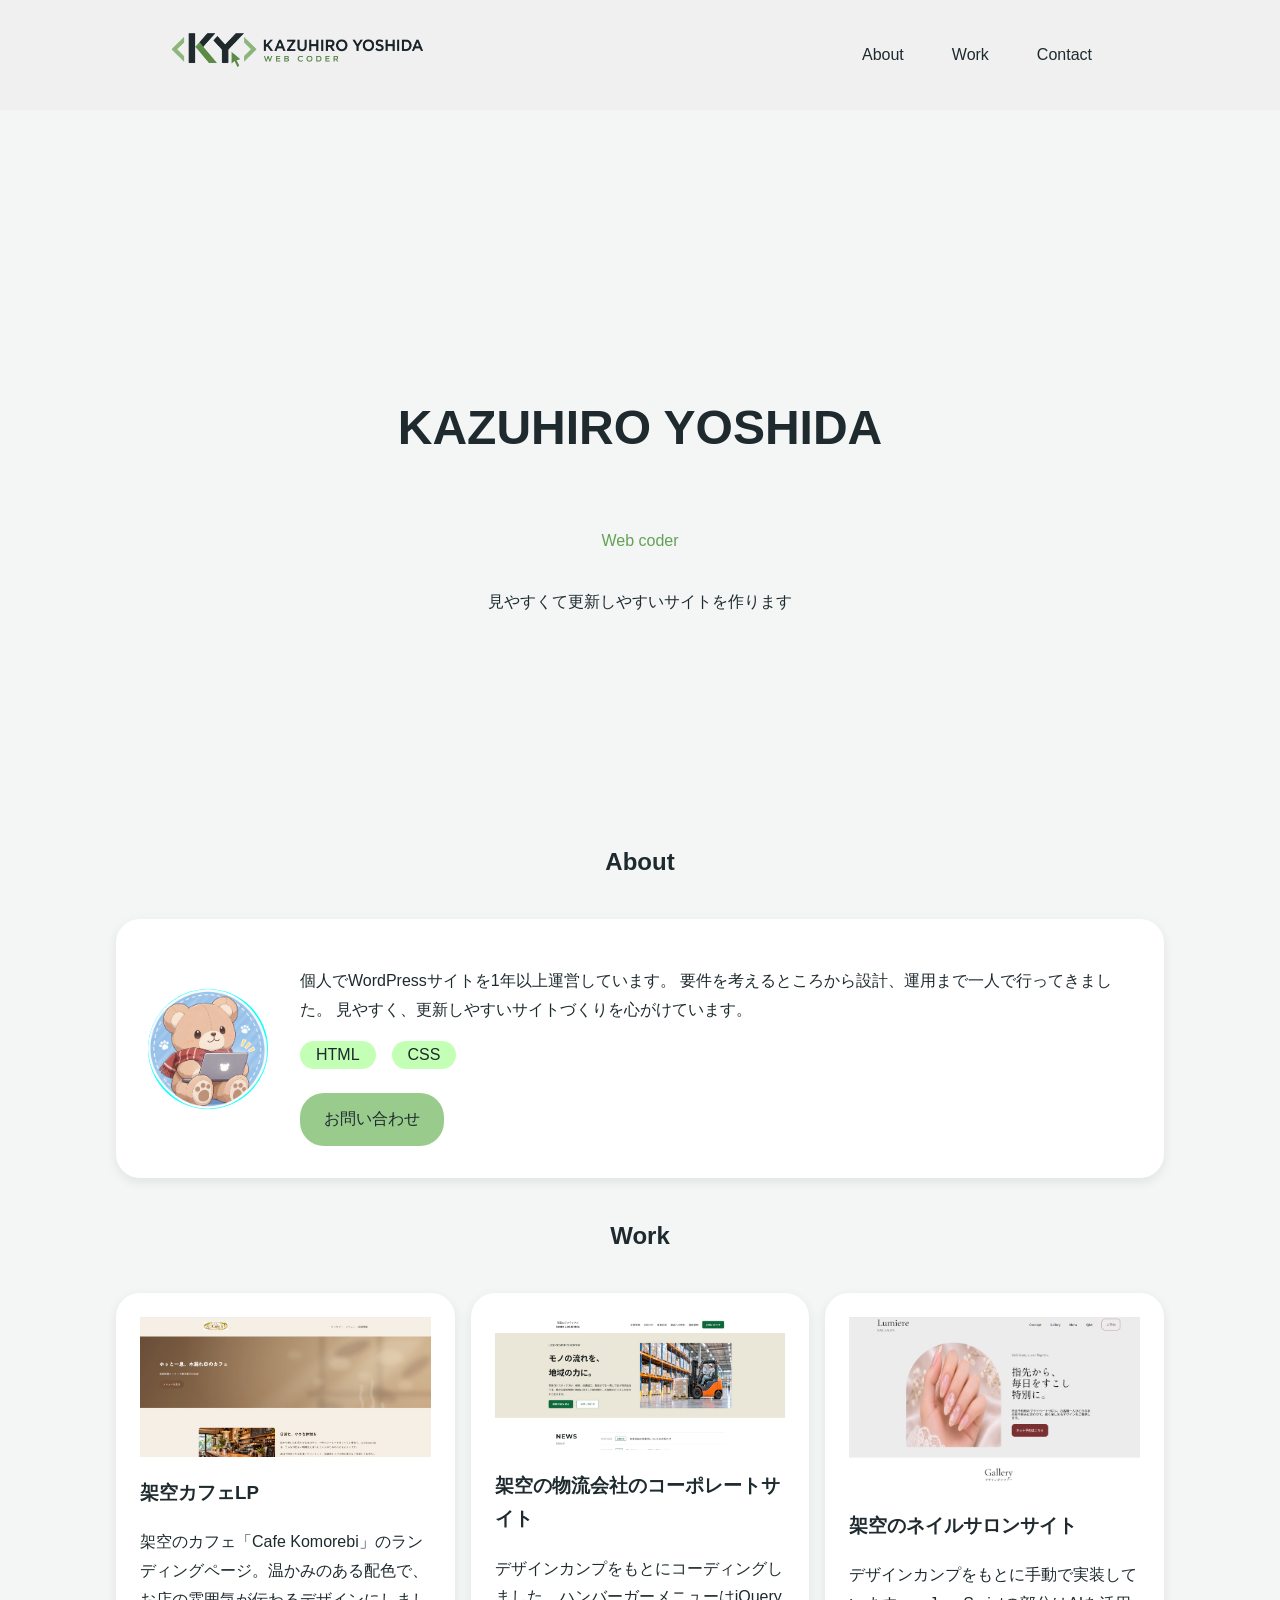
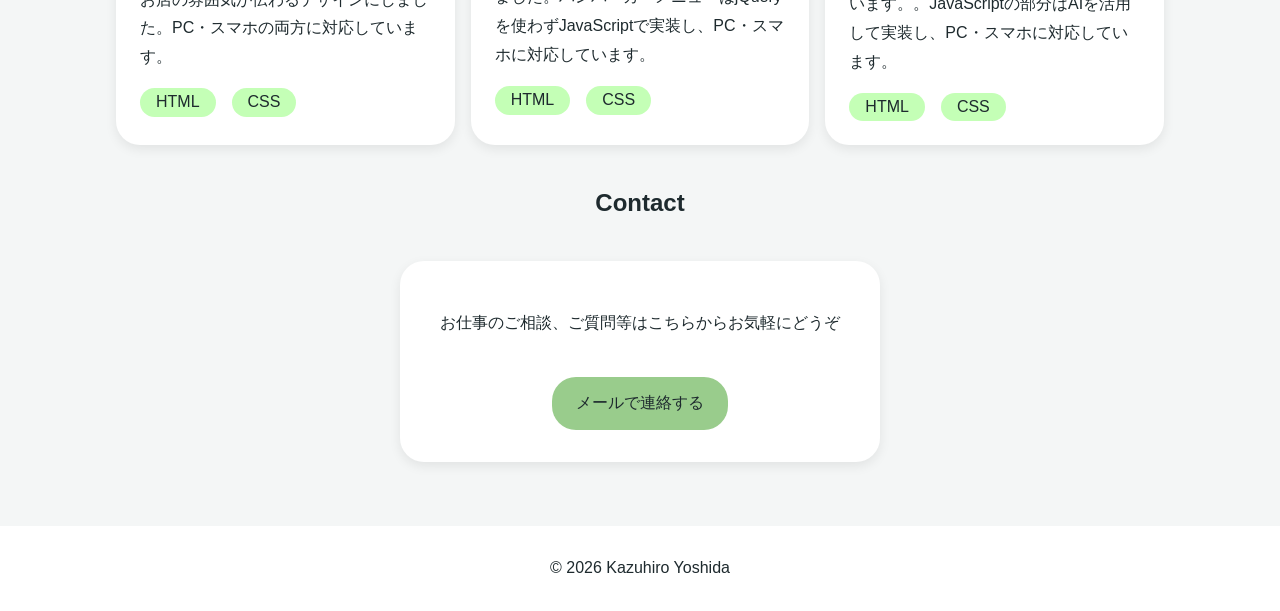
<file: index.html>
<!DOCTYPE html>
<html lang="ja">
<head>
    <meta charset="UTF-8">
    <meta name="viewport" content="width=device-width, initial-scale=1.0">
    <link rel="stylesheet" href="CSS/style.css">
    <title>KAZUHIRO YOSHIDA | Portfolio</title>
</head>
<body>
    <header class="header">
        <div class="header-inner">
            <a href="#" class="header-logo">
                <img src="img/log.png" alt="KAZUHIRO YOSHIDA">
            </a>



        <nav class="nav">
            <ul class="nav-list">
                <li class="nav-item"><a href="#About">About</a></li>
                <li class="nav-item"><a href="#Work">Work</a></li>
                <li class="nav-item"><a href="#Contact">Contact</a></li>
            </ul>
        </nav>

        <button class="menu-button" aria-label="メニュー">
            <span></span>
            <span></span>
            <span></span>
        </button>


    </div>

    </header>

    <main class="main">
        <section class="first-view">
                <h1 class="name-view">
                    KAZUHIRO YOSHIDA
                </h1>
                <p class="first-view-job">Web coder</p>
                <p>見やすくて更新しやすいサイトを作ります</p>
        </section>


<!--About-->
        <section id="About">
            <h2 class="section-title">About</h2>

            <div class="About-card">

                    <img src="img/icon.jpg" alt="プロフィール写真" class="About-img">

                <div class="About-Introduction">
                    <p>個人でWordPressサイトを1年以上運営しています。
                        要件を考えるところから設計、運用まで一人で行ってきました。
                        見やすく、更新しやすいサイトづくりを心がけています。
                    </p>

                    <ul class="tag-list">
                        <li class="tag-item">HTML</li>
                        <li class="tag-item">CSS</li>
                    </ul>

                    <a href="#Contact" class="button">お問い合わせ</a>

                </div>

            </div>


        </section>








<!--課題２-->

<section id="Work">

    <h2 class="section-title">Work</h2>


    <div class="work-list">

        <div class="card">
        <a href="https://kuroneko-nilyanko.github.io/cafe/">
                <img src="img/komorebi.jpg" alt="サイト画像" class="work-img">
        </a>
            <div>
                <h3>架空カフェLP</h3>
                <p>架空のカフェ「Cafe Komorebi」のランディングページ。温かみのある配色で、お店の雰囲気が伝わるデザインにしました。PC・スマホの両方に対応しています。</p>
                <ul class="tag-list">
                    <li class="tag-item">HTML</li>
                    <li class="tag-item">CSS</li>
                </ul>
            </div>
        </div>    


        <div class="card">

        <a href="https://kuroneko-nilyanko.github.io/aoba/">
                <img src="img/aoba.jpg" alt="サイト画像" class="work-img">
        </a>
            <div>
                <h3>架空の物流会社のコーポレートサイト</h3>
                <p>デザインカンプをもとにコーディングしました。ハンバーガーメニューはjQueryを使わずJavaScriptで実装し、PC・スマホに対応しています。</p>
                <ul class="tag-list">
                    <li class="tag-item">HTML</li>
                    <li class="tag-item">CSS</li>
                </ul>
            </div>
        </div>    

        <div class="card">

        <a href="https://kuroneko-nilyanko.github.io/NAIL%20SALON/">
                <img src="img/salon.jpg" alt="サイト画像" class="work-img">
        </a>
            <div>
                <h3>架空のネイルサロンサイト</h3>
                <p>デザインカンプをもとに手動で実装しています。。JavaScriptの部分はAIを活用して実装し、PC・スマホに対応しています。</p>
                <ul class="tag-list">
                    <li class="tag-item">HTML</li>
                    <li class="tag-item">CSS</li>
                </ul>
            </div>
        </div>            

        </div>              
    </div>
</section>


<!--お問い合わせ-->
    <section id="Contact">
        <h2 class="section-title">Contact</h2>

        <div class="contact-card">
            <p>お仕事のご相談、ご質問等はこちらからお気軽にどうぞ</p>

            <a href="mailto:kazuyoshida323@gmail.com?subject=ポートフォリオを見てのご連絡" class="button">メールで連絡する</a>
        </div>


    </section>

    

    </main>
    

    <footer class="footer">
        <p>© 2026 Kazuhiro Yoshida</p>
    </footer>
    <script src="js/main.js"></script>
</body>
</html>
</file>
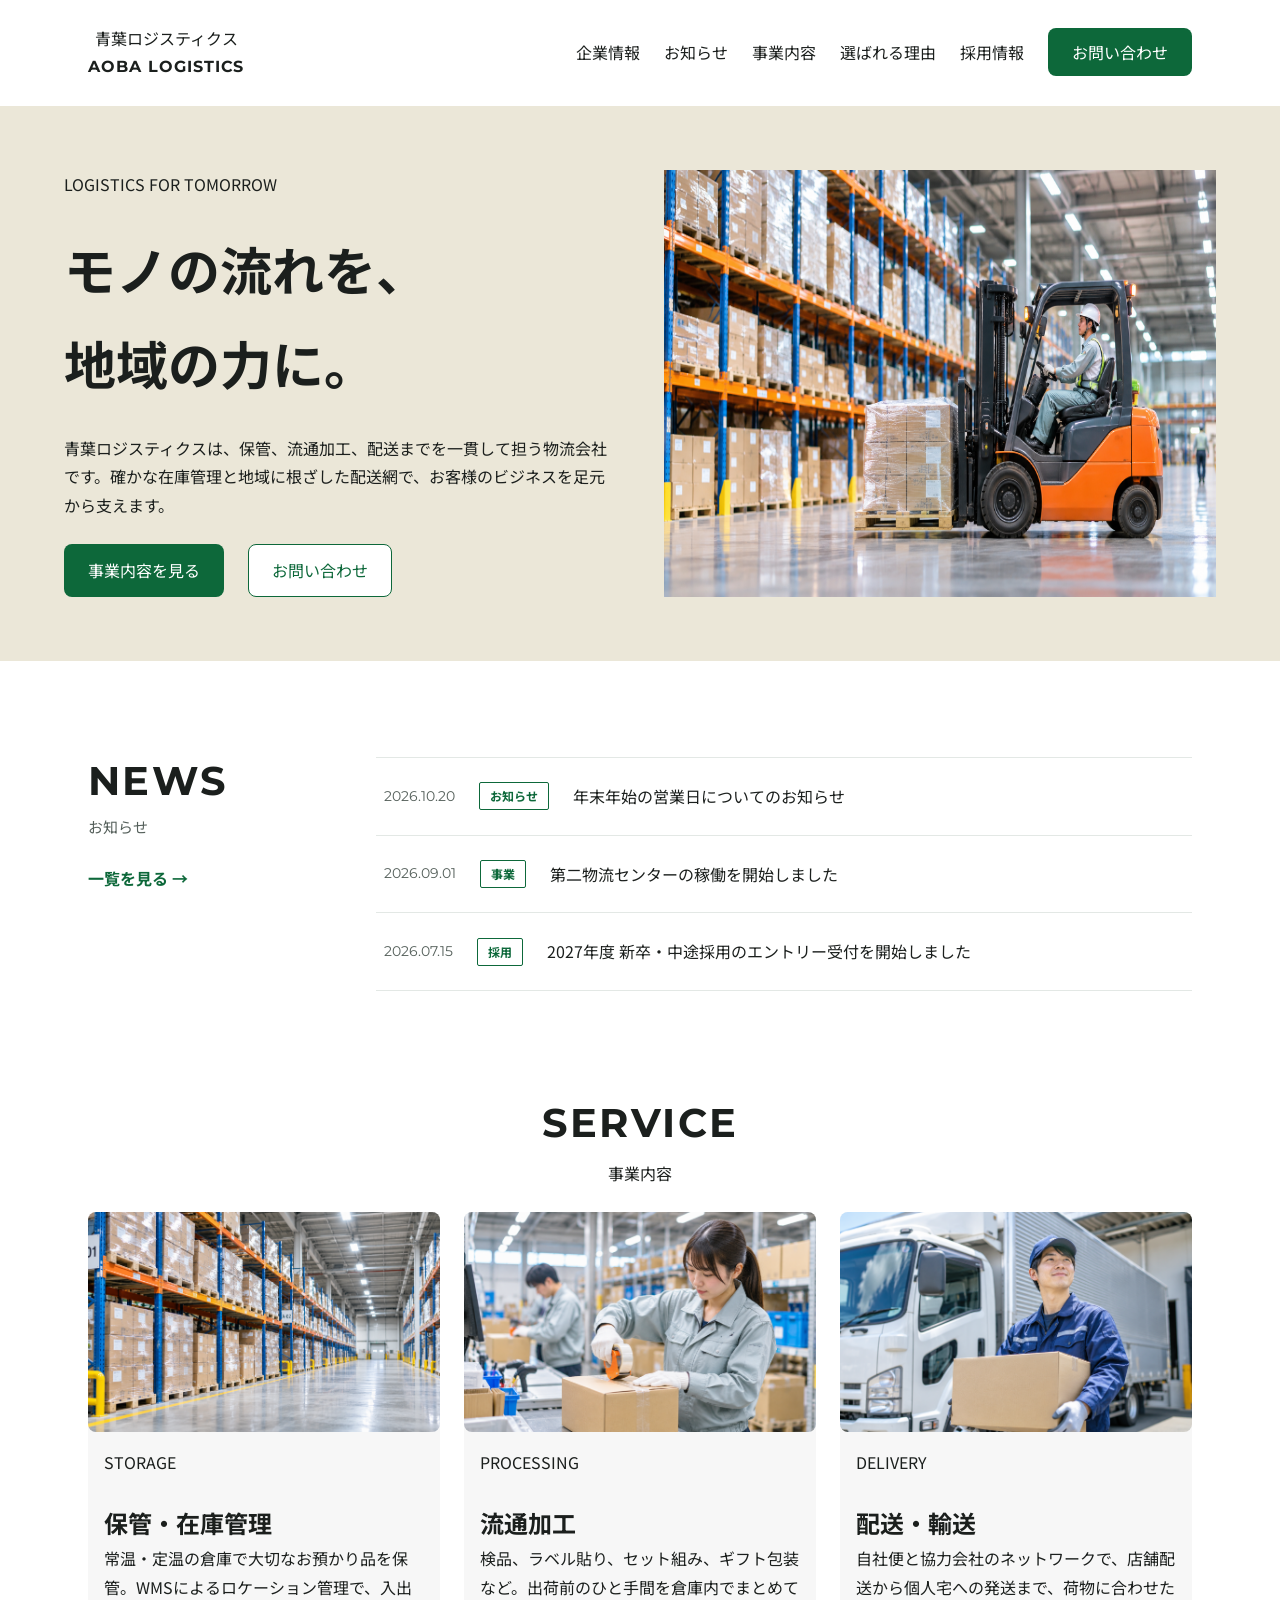
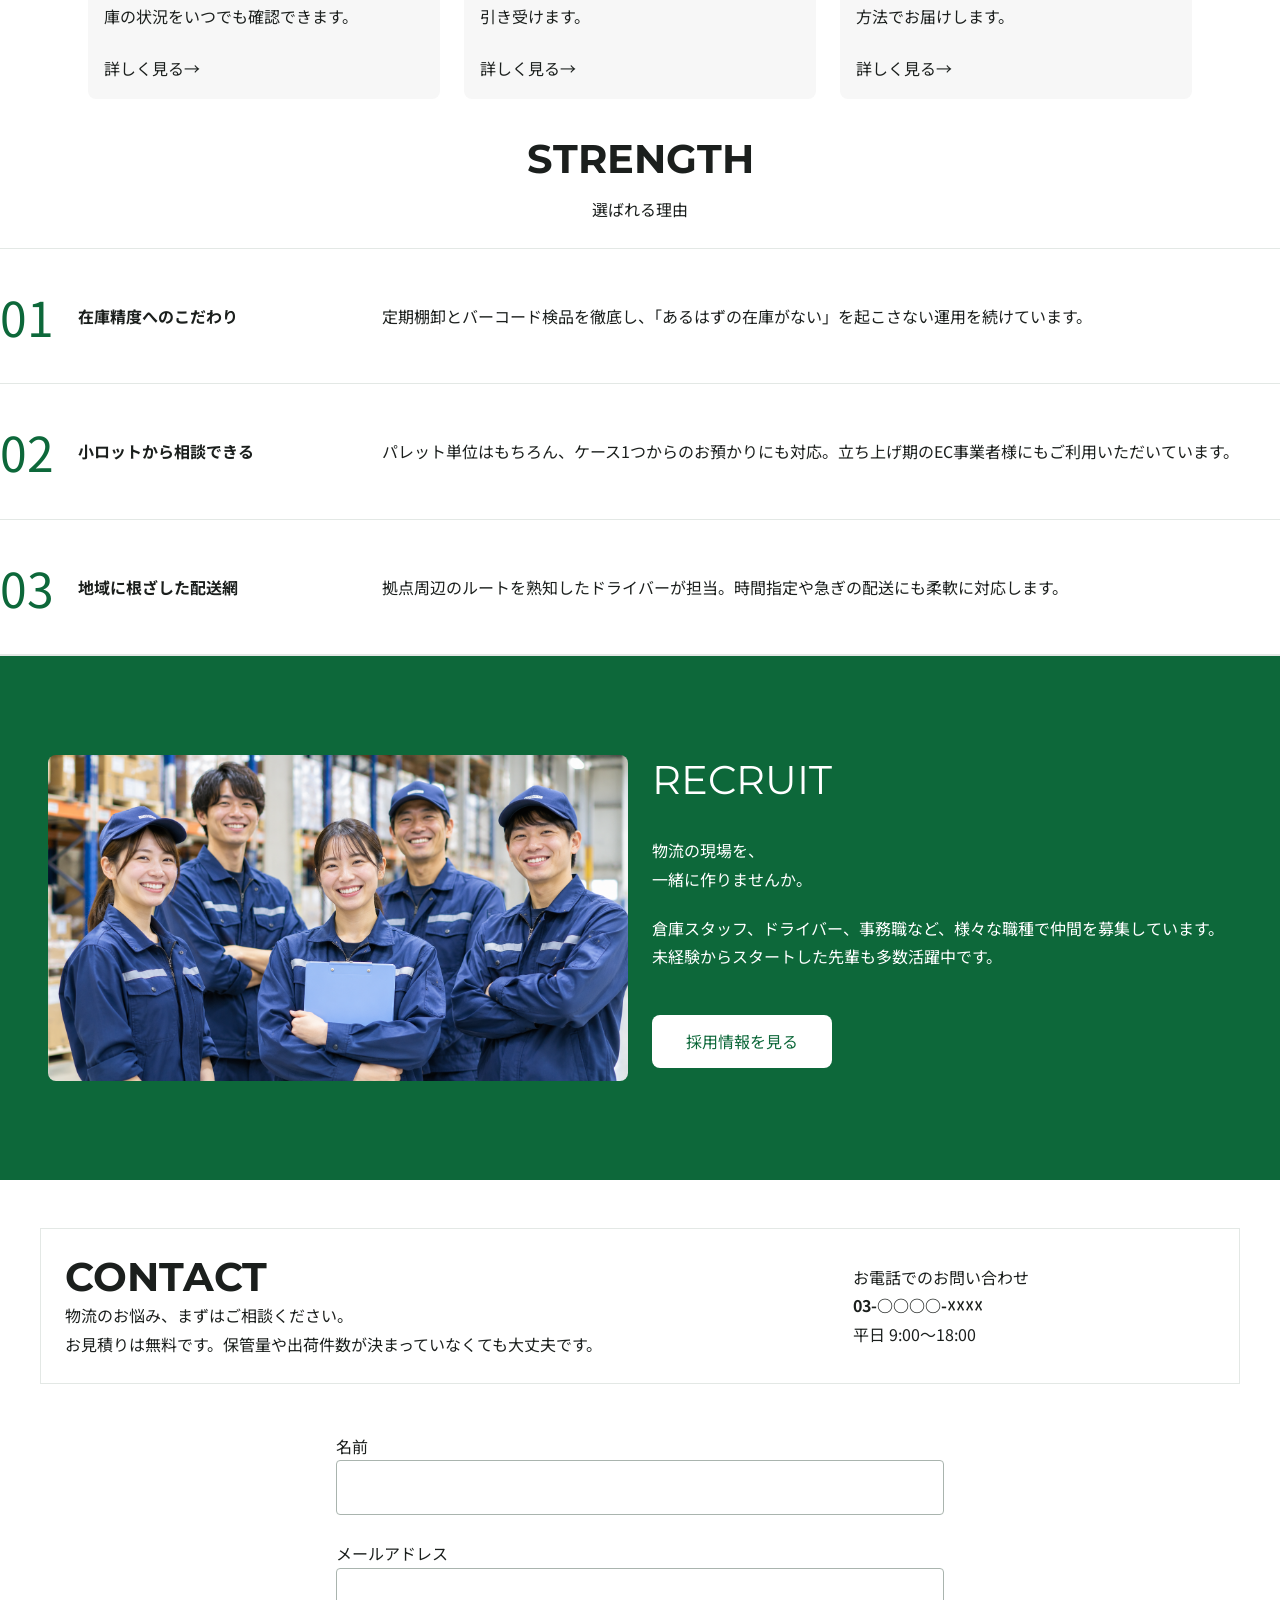
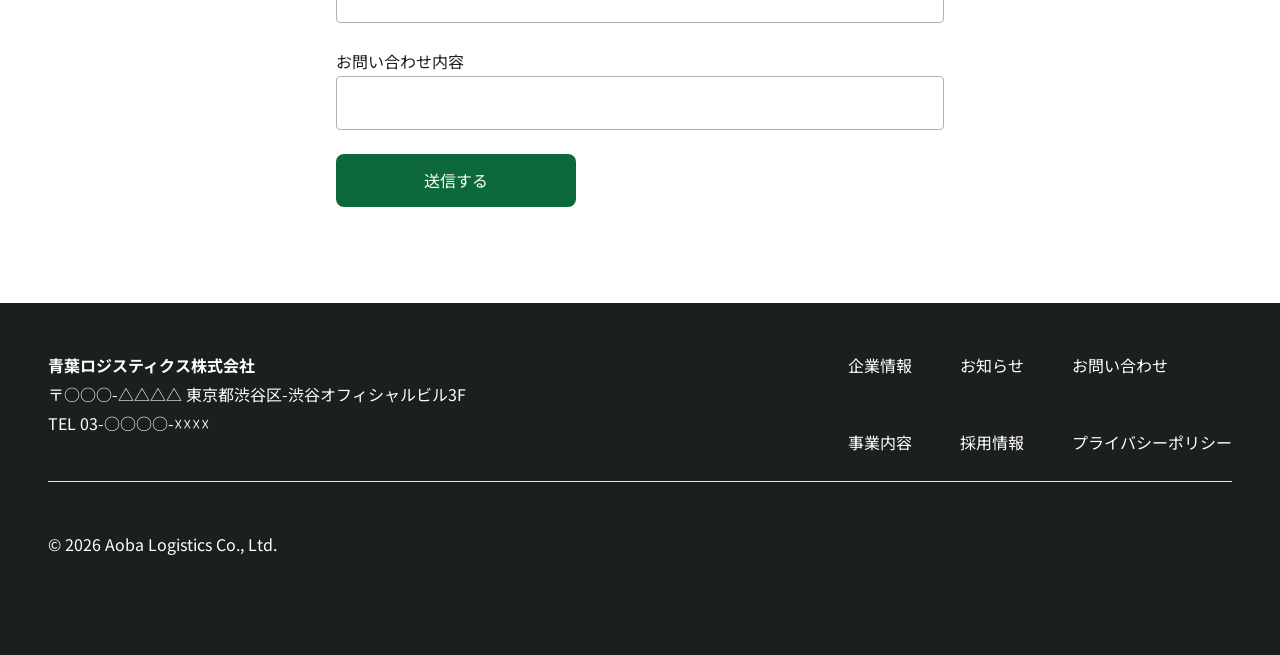
<file: aoba/index.html>
<!DOCTYPE html>
<html lang="ja">
<head>
    <meta charset="UTF-8">
    <meta name="viewport" content="width=device-width, initial-scale=1.0">
    <link rel="preconnect" href="https://fonts.googleapis.com">
    <link rel="preconnect" href="https://fonts.gstatic.com" crossorigin>
    <link href="https://fonts.googleapis.com/css2?family=Montserrat:ital,wght@0,100..900;1,100..900&family=Noto+Sans+JP:wght@100..900&display=swap" rel="stylesheet">


    <link rel="stylesheet" href="css/reset.css">
    <link rel="stylesheet" href="css/style.css">
    <title>青葉ロジスティクス</title>
</head>
<body>
    <header class="header">
        <div class="logo">
            <a href="#hero-view">
                <p>青葉ロジスティクス</p>
                <p class="en">AOBA LOGISTICS</p>
            </a>
        </div>
        <nav class="nav">
            <ul class="nav-list">
                <li class="nav-item"><a href="#hero-view">企業情報</a></li>
                <li class="nav-item"><a href="#news">お知らせ</a></li>
                <li class="nav-item"><a href="#service">事業内容</a></li>
                <li class="nav-item"><a href="#strength">選ばれる理由</a></li>
                <li class="nav-item"><a href="#recruit">採用情報</a></li>
                <li class="nav-item"><a href="#contact" class="btn">お問い合わせ</a></li>
            </ul>
        </nav>

        <button class="menu-btn">
            <span></span>
            <span></span>
            <span></span>
        </button>
    </header>

    <main>
    <section class="hero-view" id="hero-view">
        <div class="hero-inner">
            <div class="info">
                <p>LOGISTICS FOR TOMORROW</p>
                <h1 class="hero-title">モノの流れを、<br>地域の力に。</h1>
                <p>青葉ロジスティクスは、保管、流通加工、配送までを一貫して担う物流会社です。確かな在庫管理と地域に根ざした配送網で、お客様のビジネスを足元から支えます。</p>
                <div class="info-btn">
                    <a href="#service" class="btn">事業内容を見る</a>
                    <a href="#contact" class="btn btn--outline">お問い合わせ</a>
                </div>
            </div>
            <img src="img/info.jpg" alt="倉庫の内観" class="info-img">
        </div>

    </section>


    <section class="news" id="news">
    <div class="news-container">
        <div class="news-box">
            <p class="en news-title">NEWS</p>
            <h2 class="news-sub">お知らせ</h2>
            <a href="#" class="news-more">一覧を見る →</a>
        </div>

        <ul class="news-list">
            <li class="news-item">
                <a href="#">
                    <time datetime="2026-10-20">2026.10.20</time>
                    <span class="news-tag">お知らせ</span>
                    <span class="news-text">年末年始の営業日についてのお知らせ</span>
                </a>
            </li>
            <li class="news-item">
                <a href="#">
                    <time datetime="2026-09-01">2026.09.01</time>
                    <span class="news-tag">事業</span>
                    <span class="news-text">第二物流センターの稼働を開始しました</span>
                </a>
            </li>
            <li class="news-item">
                <a href="#">
                    <time datetime="2026-07-15">2026.07.15</time>
                    <span class="news-tag">採用</span>
                    <span class="news-text">2027年度 新卒・中途採用のエントリー受付を開始しました</span>
                </a>
            </li>
        </ul>
    </div>
    </section>

    <section class="service" id="service">
        <h2 class="en service-title">SERVICE</h2>
        <p>事業内容</p>


        <div class="service-box">
            <div class="service-card">
                <img src="img/service-card1.jpg" alt="保管ラック">
                <div class="service-txt">
                    <p>STORAGE</p>
                    <h3 class="service-sub-title">保管・在庫管理</h3>
                    <p>常温・定温の倉庫で大切なお預かり品を保管。WMSによるロケーション管理で、入出庫の状況をいつでも確認できます。</p>
                    <a href="#">詳しく見る→</a>
                </div>
            </div>
            <div class="service-card">
                <img src="img/service-card2.jpg" alt="検品・梱包作業">
                <div class="service-txt">
                    <p>PROCESSING</p>
                    <h3 class="service-sub-title">流通加工</h3>
                    <p>検品、ラベル貼り、セット組み、ギフト包装など。出荷前のひと手間を倉庫内でまとめて引き受けます。</p>
                    <a href="#">詳しく見る→</a>
                </div>
            </div>
            <div class="service-card">
                <img src="img/service-card3.jpg" alt="配送トラック">
                <div class="service-txt">
                    <p>DELIVERY</p>
                    <h3 class="service-sub-title">配送・輸送</h3>
                    <p>自社便と協力会社のネットワークで、店舗配送から個人宅への発送まで、荷物に合わせた方法でお届けします。</p>
                    <a href="#">詳しく見る→</a>
                </div>
            </div>
        </div>


    </section>

    <section class="strength" id="strength">
        <div class="strength-inner">
            <h2 class="strength-title">STRENGTH</h2>
            <p>選ばれる理由</p>
        </div>

        <div class="strength-box">
            <div class="strength-item">
                <p class="strength-num">01</p>
                <p class="strength-Comment">在庫精度へのこだわり</p>
                <p class="strength-txt">定期棚卸とバーコード検品を徹底し、「あるはずの在庫がない」を起こさない運用を続けています。</p>
            </div>

            <div class="strength-item">
                <p class="strength-num">02</p>
                <p class="strength-Comment">小ロットから相談できる</p>
                <p class="strength-txt">パレット単位はもちろん、ケース1つからのお預かりにも対応。立ち上げ期のEC事業者様にもご利用いただいています。</p>
            </div>

            <div class="strength-item">
                <p class="strength-num">03</p>
                <p class="strength-Comment">地域に根ざした配送網</p>
                <p class="strength-txt">拠点周辺のルートを熟知したドライバーが担当。時間指定や急ぎの配送にも柔軟に対応します。</p>
            </div>
        </div>


    </section>


    <section class="recruit" id="recruit">
        <div class="recruit-inner">
            <img src="img/recruit.jpg" alt="スタッフ集合写真" class="recruit-img">
            <div class="recruit-item">
                <h2 class="recruit-title">RECRUIT</h2>
                <p class="recruit-Comment">物流の現場を、<br>一緒に作りませんか。</p>
                <p class="recruit-txt">倉庫スタッフ、ドライバー、事務職など、様々な職種で仲間を募集しています。未経験からスタートした先輩も多数活躍中です。</p>

                <a href="#" class="btn btn--white">採用情報を見る</a>


            </div>
        </div>


    </section>


    <section class="contact" id="contact">

        <div class="contact-inner">

            <div class="contact-main">
                <h2 class="contact-title">CONTACT</h2>
                <p class="contact-txt">物流のお悩み、まずはご相談ください。</p>
                <p>お見積りは無料です。保管量や出荷件数が決まっていなくても大丈夫です。</p>
            </div>
            <div class="contact-sub">
                <div class="contact-box">
                    <p>お電話でのお問い合わせ</p>
                    <h2>03-○○○○-☓☓☓☓</h2>
                    <p>平日 9:00〜18:00</p>
                </div>

            </div>
        </div>



        <section class="form">

            <form class="contact-form" id="form">
                <div class="form-item">
                    <label class="form-label" for="name">名前</label>
                    <input class="form-input" type="text">
                </div>
                <div class="form-item">
                    <label class="form-label" for="email">メールアドレス</label>
                    <input class="form-input" type="text">
                </div>
                <div class="form-item">
                    <label class="form-label" for="message">お問い合わせ内容</label>
                    <input class="form-input" type="text">
                </div>

                <div class="contact-form-btn">
                    <button type="submit" class="btn form-btn">送信する</button>
                </div>

            </form>

            
        </section>

    </section>

    </main>

    <footer class="footer">
        <div class="footer-inner">
            <div>
                <h2 class="footer-title">青葉ロジスティクス株式会社</h2>
                <p>〒○○○-△△△△ 東京都渋谷区-渋谷オフィシャルビル3F</p>
                <p>TEL 03-○○○○-☓☓☓☓</p>
            </div>


            <div class="footer-link">
                <a href="#hero-view">企業情報</a>
                <a href="#news">お知らせ</a>
                <a href="#contact">お問い合わせ</a>
                <a href="#service">事業内容</a>
                <a href="#recruit">採用情報</a>
                <a href="#">プライバシーポリシー</a>
            </div>
        </div>


        

        <p class="copyright">© 2026 Aoba Logistics Co., Ltd.</p>
    </footer>
    <script src="js/script.js"></script>
</body>
</html>
</file>
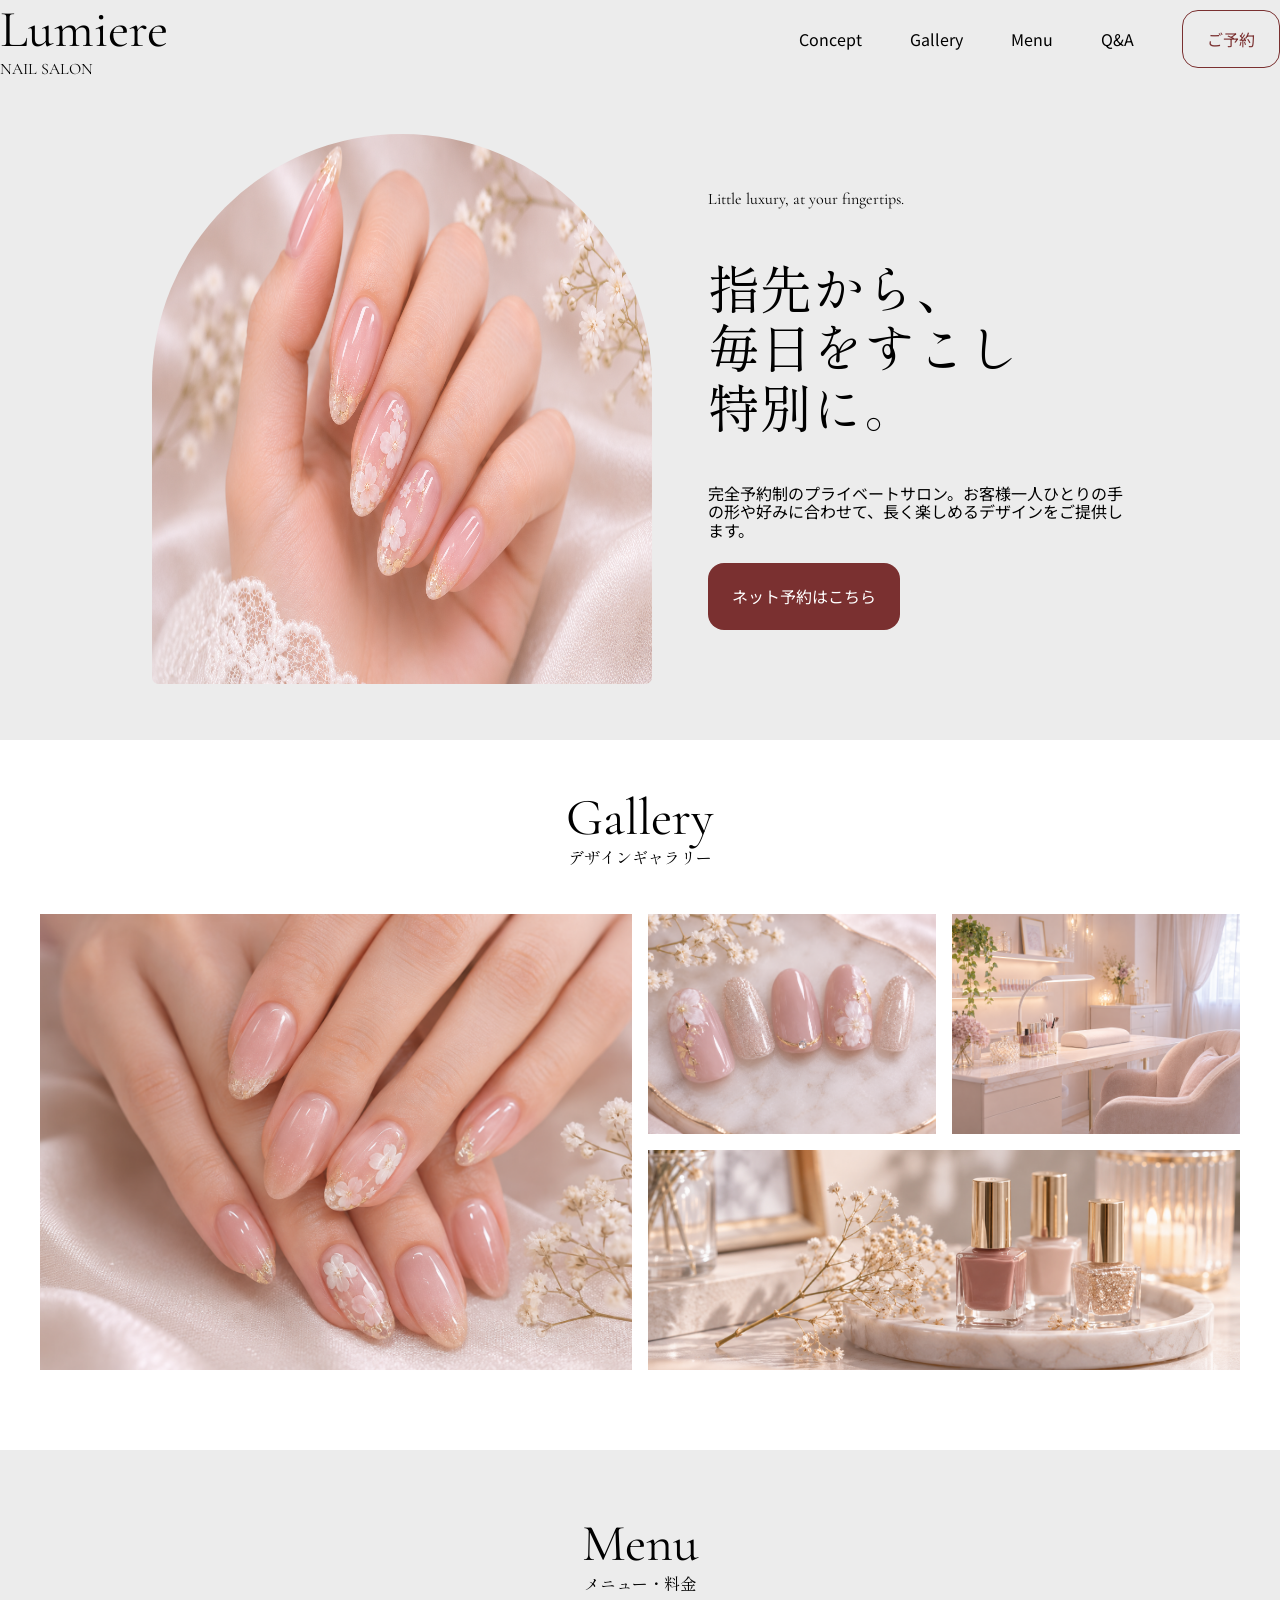
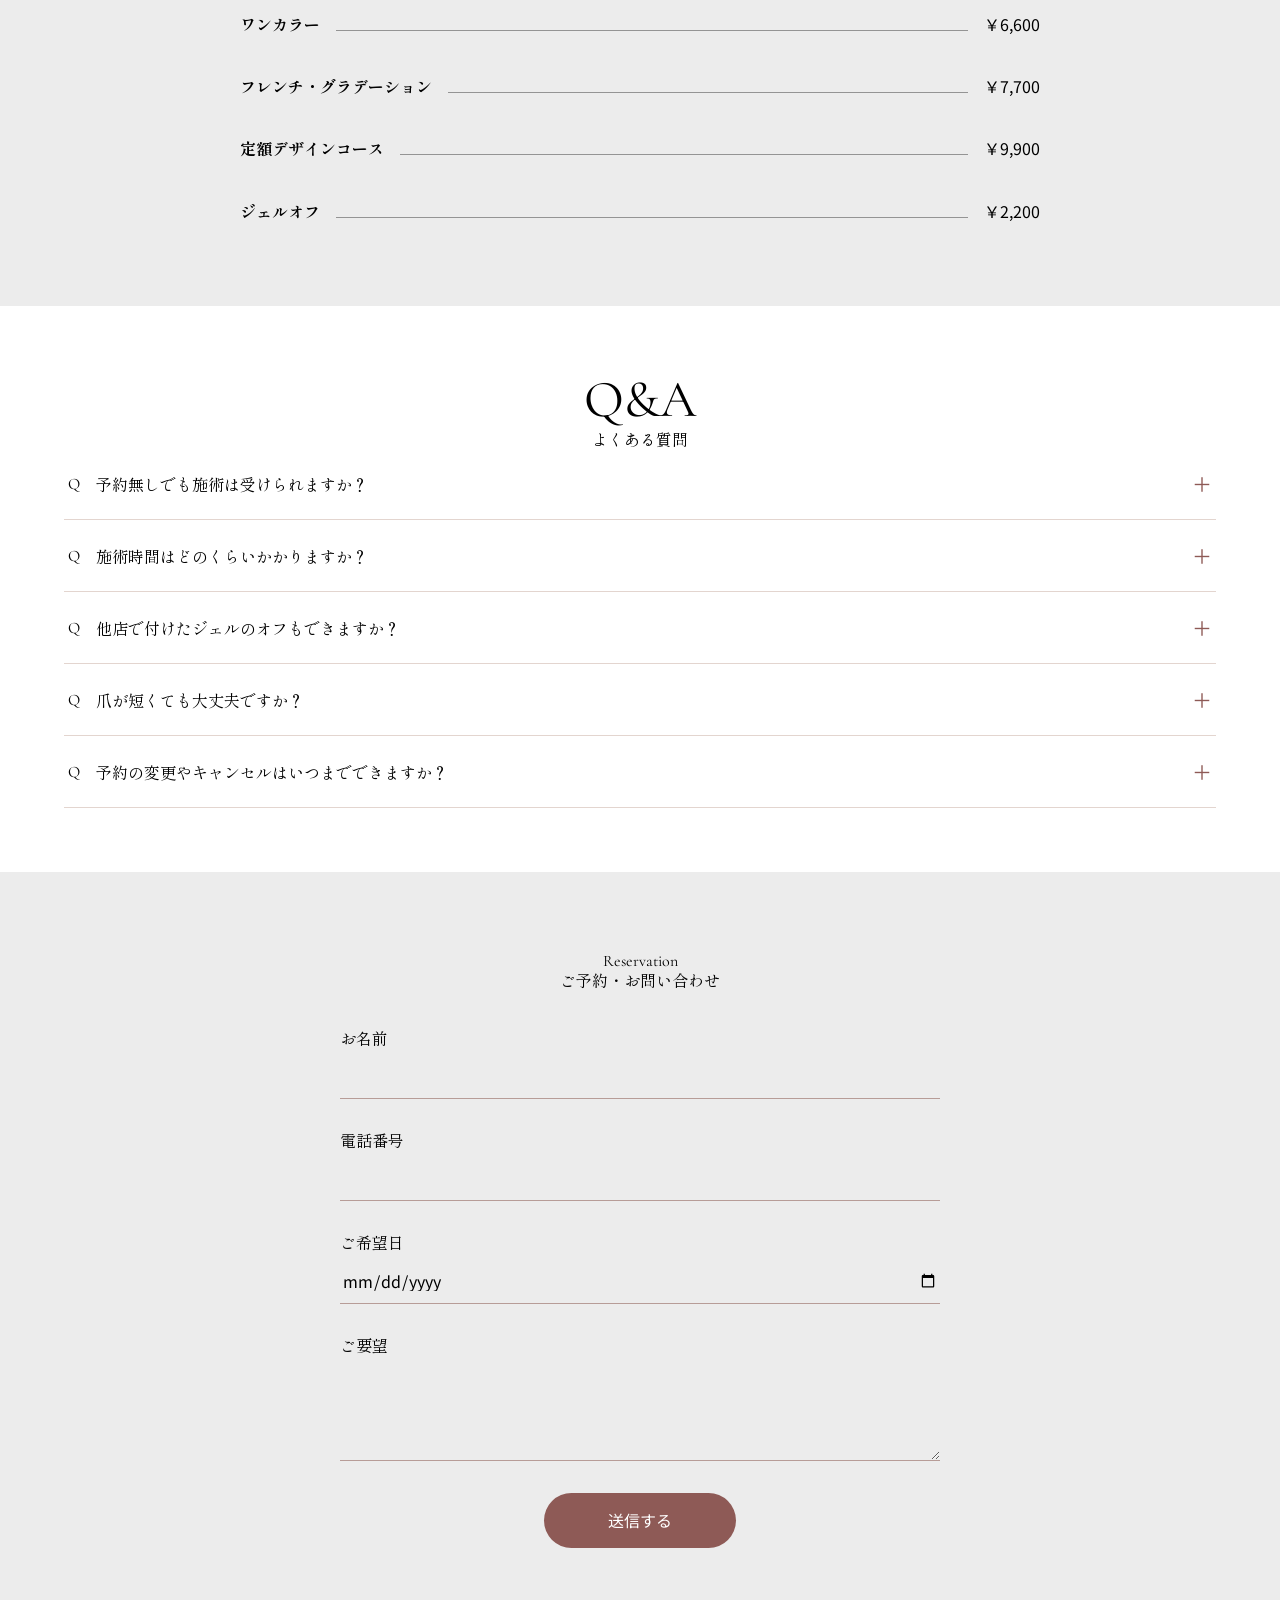
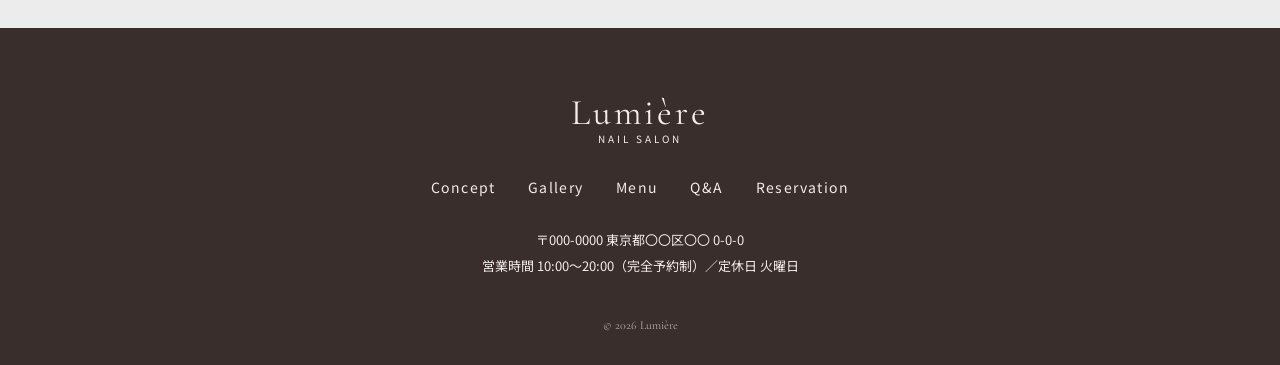
<file: NAIL SALON/index.html>
<!DOCTYPE html>
<html lang="ja">
<head>
    <meta charset="UTF-8">
    <meta name="viewport" content="width=device-width, initial-scale=1.0">
    <meta name="description" content="完全予約制のプライベートネイルサロン「Lumière」。お客様の手の形や好みに合わせて、長く楽しめるデザインをご提案します。">
    <title>Lumière 完全予約制のネイルサロン</title>
    <meta name="robots" content="noindex"> <!--検索に出さないため-->

    
    <link rel="preconnect" href="https://fonts.googleapis.com">
    <link rel="preconnect" href="https://fonts.gstatic.com" crossorigin>
    <link href="https://fonts.googleapis.com/css2?family=Cormorant+Garamond:ital,wght@0,300..700;1,300..700&family=Montserrat:ital,wght@0,100..900;1,100..900&family=Noto+Sans+JP&family=Shippori+Mincho:wght@400;600&display=swap" rel="stylesheet">

    <link rel="stylesheet" href="css/reset.css">
    <link rel="stylesheet" href="css/style.css">
</head>
<body>

    <main>
        <header class="header">
            <div class="en logo">
                <h2>Lumiere</h2>
                <p class="en">NAIL SALON</p>
            </div>
            <nav>
                <ul class="nav-list">
                    <li class="nav-item"><a href="#concept">Concept</a></li>
                    <li class="nav-item"><a href="#gallery">Gallery</a></li>
                    <li class="nav-item"><a href="#menu">Menu</a></li>
                    <li class="nav-item"><a href="#faq">Q&amp;A</a></li>
                    <li class="nav-item"><a href="#reservation" class="contact">ご予約</a></li>
                </ul>



            </nav>
                <button class="hamburger">
                    <span></span>
                    <span></span>
                    <span></span>
                </button>

        </header>



        <section class="hero" id="concept">
            <div class="hero-view">
                <img src="img/hero.jpg" alt="ネイルを施した指のアップ" class="hero-img">
                <div class="hero-inner">
                    <p class="en">Little luxury, at your fingertips.</p>
                    <h2 class="ja">指先から、<br>毎日をすこし<br>特別に。</h2>
                    <p class="hero-txt">完全予約制のプライベートサロン。お客様一人ひとりの手の形や好みに合わせて、長く楽しめるデザインをご提供します。</p>

                    <a href="#reservation" class="btn contact-btn">ネット予約はこちら</a>
                </div>
            </div>
        </section>



        <section class="gallery" id="gallery">
            <div class="gallery-view">
                <h2 class="gallery-title en">Gallery</h2>
                <p class="ja">デザインギャラリー</p>
            </div>
                <div class="gallery-grid">
                <img src="img/gallery1.jpg" alt="ワンカラーのネイル" class="gallery-item gallery-item--large">
                <img src="img/gallery2.jpg" alt="フレンチネイル" class="gallery-item">
                <img src="img/gallery3.jpg" alt="ニュアンスネイル" class="gallery-item">
                <img src="img/gallery4.jpg" alt="季節のデザイン" class="gallery-item gallery-item--wide">
            </div>

        </section>
        


        <section class="menu" id="menu">
            <div class="menu-view">
                <h2 class="menu-title en">Menu</h2>
                <p class="ja">メニュー・料金</p>
            </div>

            <dl class="menu-list">
                <div class="menu-item">
                    <dt class="ja menu-name">ワンカラー</dt>
                    <span class="menu-dots"></span>
                    <dd>￥6,600</dd>
                </div>
                <div class="menu-item">
                    <dt class="ja menu-name">フレンチ・グラデーション</dt>
                    <span class="menu-dots"></span>
                    <dd>￥7,700</dd>
                </div>
                <div class="menu-item">
                    <dt class="ja menu-name">定額デザインコース</dt>
                    <span class="menu-dots"></span>
                    <dd>￥9,900</dd>
                </div>
                <div class="menu-item">
                    <dt class="ja menu-name">ジェルオフ</dt>
                    <span class="menu-dots"></span>
                    <dd>￥2,200</dd>
                </div>
            </dl>


            </div>
        </section>


        <section class="faq" id="faq">
            <div class="faq-view">
                <h2 class="en faq-title">Q&A</h2>
                <p class="ja">よくある質問</p>
            </div>


            <div class="faq-list">
                <div class="faq-item">
                    <button class="faq-question">
                        <span class="en faq-q">Q</span>
                        <span class="ja faq-text">予約無しでも施術は受けられますか？</span>
                        <span class="faq-icon">＋</span>
                    </button>

                    <div class="faq-answer">
                        <p class="ja faq-a">A</p>
                        <p class="ja">当店は完全予約制です。ネット予約またはお電話で、事前にご予約をお願いします。</p>
                    </div>
                </div>

<!---->
                <div class="faq-item">
                    <button class="faq-question">
                        <span class="en faq-q">Q</span>
                        <span class="ja faq-text">施術時間はどのくらいかかりますか？</span>
                        <span class="faq-icon">＋</span>
                    </button>

                    <div class="faq-answer">
                        <p class="ja faq-a">A</p>
                        <p class="ja">デザインによって異なりますが、ワンカラーで約60分、デザインコースで約90分が目安です。</p>
                    </div>
                </div>

<!---->
                <div class="faq-item">
                    <button class="faq-question">
                        <span class="en faq-q">Q</span>
                        <span class="ja faq-text">他店で付けたジェルのオフもできますか？</span>
                        <span class="faq-icon">＋</span>
                    </button>

                    <div class="faq-answer">
                        <p class="ja faq-a">A</p>
                        <p class="ja">はい、可能です。ご予約時のメニューで「ジェルオフ」をお選びください。</p>
                    </div>
                </div>

<!---->
                <div class="faq-item">
                    <button class="faq-question">
                        <span class="en faq-q">Q</span>
                        <span class="ja faq-text">爪が短くても大丈夫ですか？</span>
                        <span class="faq-icon">＋</span>
                    </button>

                    <div class="faq-answer">
                        <p class="ja faq-a">A</p>
                        <p class="ja">はい、大丈夫です。短い爪にも似合うデザインや、長さを出す施術もご提案いたします。</p>
                    </div>
                </div>


<!---->
                <div class="faq-item">
                    <button class="faq-question">
                        <span class="en faq-q">Q</span>
                        <span class="ja faq-text">予約の変更やキャンセルはいつまでできますか？</span>
                        <span class="faq-icon">＋</span>
                    </button>

                    <div class="faq-answer">
                        <p class="ja faq-a">A</p>
                        <p class="ja">ご予約日の前日20:00までにご連絡ください。お電話またはネット予約のページから変更できます。</p>
                    </div>
                </div>


            </div>
        </section>

<section class="reservation" id="reservation">
    <h2 class="en reservation-title">Reservation</h2>
    <p class="ja">ご予約・お問い合わせ</p>

    <form class="form">

        <div class="form-item">
            <label for="name" class="ja form-label">お名前</label>
            <input type="text" id="name" class="form-input" required>
        </div>

        <div class="form-item">
            <label for="tel" class="ja form-label">電話番号</label>
            <input type="tel" id="tel" class="form-input" required>
        </div>

        <div class="form-item">
            <label for="date" class="ja form-label">ご希望日</label>
            <input type="date" id="date" class="form-input" required>
        </div>

        <div class="form-item">
            <label for="message" class="ja form-label">ご要望</label>
            <textarea id="message" class="form-input" rows="4"></textarea>
        </div>

        <button type="submit" class="form-btn">送信する</button>
    </form>
</section>





    </main>
    
    <footer class="footer">
    <p class="en footer-logo">Lumière</p>
    <p class="footer-sub">NAIL SALON</p>

    <ul class="footer-nav">
        <li><a href="#concept">Concept</a></li>
        <li><a href="#gallery">Gallery</a></li>
        <li><a href="#menu">Menu</a></li>
        <li><a href="#faq">Q&amp;A</a></li>
        <li><a href="#reservation">Reservation</a></li>
    </ul>

    <p class="footer-info">
        〒000-0000 東京都〇〇区〇〇 0-0-0<br>
        営業時間 10:00〜20:00（完全予約制）／定休日 火曜日
    </p>

    <p class="en footer-copy">&copy; 2026 Lumière</p>
</footer>

    <script src="js/script.js"></script>
</body>
</html>
</file>
<file: CSS/style.css>
*, *::before, *::after {
    box-sizing: border-box;
}

html { scroll-behavior: smooth; }

ul {
    margin: 0;
    padding: 0;
}

li {
    list-style: none;
}

.button {
    background-color: #99cc8c;
    border-radius: 24px;
    color: inherit;
    display: inline-block;
    margin-top: 24px;
    padding: 12px 24px;
    text-decoration: none;
}

.button:hover {
    background-color: #64a055;
}

.section-title {
    text-align: center;
    margin: 36px 0;
}

body {
  margin: 0;
  background: #F4F6F6;
  color: #1E2A2E;
  font-family: "Zen Kaku Gothic New", sans-serif;
  font-size: 16px;
  line-height: 1.8;
  -webkit-font-smoothing: antialiased;
}

.header {
    background-color: #f0f0f0;
    position: relative;

}

.header-logo img{
    height:100px;
    width: auto;
}

.header-inner {
    align-items: center;
    display:flex ;
    justify-content: space-between;
    max-width: 1080px;
    margin: 0 auto;
    padding: 0 64px;
}


.nav-list {
    display: flex;
    padding: 0;
    margin: 0;
  
}

.nav-list a {
    color: inherit;
    text-decoration: none;

}

.nav-list a:hover {
    color: #64a055;
}

.nav-item {
    margin: 24px;
}

.menu-button {
    display: none;
    background: none;
    border: none;
    cursor: pointer;
    padding: 8px;
}

.menu-button span {
    background-color: #1E2A2E;
    display: block;
    height: 2px;
    margin: 5px 0;
    width: 24px;
}

.main {
    margin: 64px auto;
    max-width: 1080px;
    padding: 0 16px;
}

.first-view {
    align-items: center;
    display: flex;
    font-family: 'Segoe UI', Tahoma, Geneva, Verdana, sans-serif;
    flex-direction: column;
    justify-content: center;
    min-height: 70vh;
    text-align: center;
    padding: 32px 24px;
}

.name-view {
    font-size: 48px;
}

.first-view-job {
    color: #64a055;

}

/*About*/



.About-card {
    align-items: center;
    background-color: #fff;
    border-radius: 24px;
    box-shadow: 0 4px 12px rgba(0, 0, 0, 0.08);
    display: flex;
    gap: 32px;
    padding: 32px;
}


.About-img {
    background-color: aqua;
    border-radius: 50%;
    flex-shrink: 0;
    object-fit: cover;
    height: 120px;
    width: 120px;
}













.work-list {
    display: grid;
    gap:16px;
    grid-template-columns: repeat(3, 1fr);
}

.work-img {
    display: block;
    width: 100%;
}

.card {
    background-color: #fff;
    border-radius: 24px;
    box-shadow: 0 4px 12px rgba(0, 0, 0, 0.08);
    padding: 24px;
}

.tag-list {
    display: flex;
    padding: 0;
    flex-wrap: wrap;
    gap: 16px;
}

.tag-item {
    background-color: #c4ffb6;
    border-radius: 24px;
    padding: 0 16px;

}


.contact-card {
    background-color: #fff;
    border-radius: 24px;
    box-shadow: 0 4px 12px rgba(0, 0, 0, 0.08);
    text-align: center;
    margin: 0 auto;
    max-width: 480px;
    padding: 32px 24px;
}



/*フッター*/
.footer {
    background-color: #fff;
    text-align: center;
    padding: 12px 24px;
}


/*メディアクリー*/

/* タブレット（767px以下） */
@media (max-width: 767px) {

    .menu-button {
        display: block;
    }

    .nav {
        display: none;
    }

    .nav.is-open {
        display: block;
        position: absolute;
        top: 100%;
        left: 0;
        right: 0;
        background-color: #f0f0f0;
    }

    .nav-list {
        flex-direction: column;
    }

    .nav-item {
        margin: 0;
    }

    .nav-list a {
        display: block;
        padding: 12px 16px;
    }

    .work-list {
        grid-template-columns: repeat(2, 1fr);
    }

}

/* スマホ（479px以下） */
@media (max-width: 479px) {


    .About-card {
        flex-direction: column;
    }

    .About-img {
        align-self: center;
    }

    .first-view {
        min-height: 20vh;
    }

    .name-view {
        font-size: 28px;
    }

    .header-inner {
        padding: 0 16px;
    }

    .work-list {
        grid-template-columns: 1fr;
    }
}
</file>
<file: aoba/css/style.css>
body {
  font-family: "Noto Sans JP", sans-serif;
  font-weight: 400;
  color: #1B1F1D;
  line-height: 1.8;
}

/*英文フォント*/
.en {
  font-family: "Montserrat", sans-serif;
  font-weight: 700;  letter-spacing: 0.06em;

}

/*ボタン*/
.btn {
    background-color: #0d683a;
    border-radius: 8px;
    color: #fff;
    padding: 12px 24px;
}

/*白地に緑の枠線のボタン*/
.btn--outline {
    background-color: #fff;
    border: 1px solid #0d683a;
    color: #0d683a;
    padding: 11px 23px;
}

/*ヘッダー*/

.header {
    align-items: center;
    display: flex;
    justify-content: space-between;
    max-width: 1200px;
    margin: 24px auto;
    padding: 0 48px;
}

.logo p {
    text-align: center;
}

.nav-list {
    align-items: center;
    display: flex;
    gap: 24px;
}

/*ハンバーガー*/

.menu-btn {
    display: none;
}

.menu-btn span {
    background-color: #1B1F1D;
    display: block;
    margin: 5px 0;
    height: 3px;
    width: 24px;
}


/*hero-view*/

.hero-view {
    background-color: #ebe7d8;
    display: flex;
    padding: 64px;
    gap: 48px;

}

.info {
    display: flex;
    flex-direction: column;
    gap: 24px;
    padding-right: 48px;
    max-width: 600px;
}

.hero-title {

    font-size: 52px;
    font-weight: bold;
}

.hero-inner {
    display: flex;
    margin: 0 auto;
    max-width: 1200px;

}

.info-btn {
    align-items: center;
    display: flex;
    gap: 24px;


}

.info-img {
    flex: 1;
    min-width: 0;
    width: 100%;
    height: auto;
}

/*ニュース欄*/

/* news */
.news-container {
    display: flex;
    gap: 48px;
    max-width: 1200px;
    margin: 0 auto;
    padding: 96px 48px;
}

.news-box {
    display: flex;
    flex-direction: column;
    gap: 8px;
    width: 240px;
}

.news-title {
    font-size: 40px;
    line-height: 1.2;
}

.news-sub {
    font-size: 15px;
    color: #55605B;
}

.news-more {
    margin-top: 16px;
    color: #0d683a;
    font-weight: 700;
}

.news-list {
    flex: 1;
    border-top: 1px solid #E3E8E5;
}

.news-item {
    border-bottom: 1px solid #E3E8E5;
}

.news-item a {
    display: flex;
    align-items: center;
    gap: 24px;
    padding: 24px 8px;
}

.news-item time {
    font-family: "Montserrat", sans-serif;
    font-size: 14px;
    color: #55605B;
}

.news-tag {
    border: 1px solid #0d683a;
    border-radius: 2px;
    color: #0d683a;
    font-size: 12px;
    font-weight: 700;
    padding: 2px 10px;
}


/*service*/

.service {
    text-align: center;
}
.service p {
    margin-bottom: 24px;
}
.service-title {
    font-size: 40px;
    font-weight: bold;
}

.service h3 {
    font-size: 24px;
    font-weight: bold;
}

.service-box {
    display: flex;
    gap: 24px;
    max-width: 1200px;
    margin: 0 auto;
    padding: 0 48px;
}

.service-card {
    background-color: #f7f7f7;
    border-radius: 8px;
    flex: 1;
    min-width: 0;
}

.service-card img {
    border-radius: 8px;
    width: 100%;
    aspect-ratio: 16 / 10;
    object-fit: cover;
}
.service-txt {
    text-align: left;
    padding: 16px;
}

/*strength*/



.strength-inner {
    text-align: center;
}

.strength-inner p {
    margin-bottom: 24px;
}

.strength-title {
    font-family: "Montserrat", sans-serif;
    font-size: 40px;
    font-weight: bold;
    margin-top: 24px;
}

.strength-box {
    border-top: 1px solid #E3E8E5;
    border-bottom: 1px solid #E3E8E5;
    max-width: 1280px;
    margin: 0 auto;

}


.strength-item {
    align-items: center;
    border-bottom: 1px solid #E3E8E5;
    display: flex;
    gap: 24px;
    margin: 0 auto;
    max-width: 1280px;
    padding: 24px 0;

}

.strength-num {
    font-size: 48px;
    color: #0d683a;
}

.strength-Comment {
    width: 280px;
    font-weight: bold;
}


.strength-txt {
    flex: 1;
}


/*recruit*/

.recruit {
    background-color: #0d683a;
}

.recruit-inner {
    align-items: center;
    display: flex;
    gap: 24px;
    max-width: 1280px;
    margin: 0 auto;
    padding: 88px 48px;
}

.recruit img {
    aspect-ratio: 16 / 9;
    display: flex;
    border-radius: 8px;
    flex: 1;
    object-fit: cover;
    max-width: 100%;
    min-width: 0;
    width: 100%;
}

.recruit h2 {
    color: #fff;
    font-family: "Montserrat", sans-serif;
    font-size: 40px;
}

.recruit-item {
    color: #fff;
    display: flex;
    flex: 1;
    flex-direction: column;
    gap: 20px;
}


.btn--white {
    background-color: #fff;
    color: #0d683a;
    display: block;
    margin: 24px 0;
    text-align: center;
    width: 180px;
}


/*contact*/

.contact-inner {
    border: 1px solid #E3E8E5;
    max-width: 1200px;
    margin: 48px auto;
    padding: 24px;
    display: flex;
    justify-content: space-between;
    gap: 64px;
}


.contact-sub {
    align-items: center;
    gap: 48px;    
    flex: 1;
    display: flex;
    justify-content: center;
}

.contact-title {
    font-family: "Montserrat", sans-serif;
    font-size: 40px;
    font-weight: bold;
    line-height: 1.2;
}

.contact-sub h2 {
    font-weight: bold;
}

.btn-green {
    display: inline-block;
}


.footer {
    background-color: #1B1F1D;
    color: #fff;
    padding: 48px;

    margin: 0 auto;

}

.footer-inner {
    display: flex;
    border-bottom: 1px solid #E3E8E5;
    justify-content: space-between;
    max-width: 1280px;
    margin: 0 auto;
    padding-bottom: 24px;
}

.footer-title {
    font-weight: bold;
}

.footer-link {
    display: grid;
    grid-template-columns: repeat(3,auto);
    gap: 48px;
}

.copyright {
    display: flex;
    justify-content: space-between;
    max-width: 1280px;
    margin: 0 auto;
    padding: 48px 0;
}





/*form*/
.form {
    max-width: 640px;
    margin: 0 auto 96px;
    padding: 0 16px;
}
.contact-form {
    max-width: 800px;
    margin: 0 auto;
}

.form-item {
    margin-bottom: 24px;
}

form-label {
    display: block;
    margin-bottom: 8px;
    font-weight: bold;
}

.form-input {
    display: block;
    border: 1px solid #A9B4AE;
    border-radius: 4px;
    font-size: 16px;
    padding: 12px;
    width: 100%;
}

.contact-form-btn {
    max-width: 800px;
    margin: 24px auto;
}

.form-btn {
    display: block;
    cursor: pointer;
    max-width: 0 auto;
    text-align: center;
    width: 240px;
}





/* タブレット（768px以下） */
@media (max-width: 768px) {
    .header {
        padding: 0 24px;
        position: relative;
    }

    .nav.is-open 
    .nav-list{
        background-color: aliceblue;
        display: block;
        padding: 8px 24px 24px;
        position: absolute;
        top: 100%;
        left: 0;
        right: 0;
        z-index: 10;
    }
    .nav-list {
        display: none;
    }

    .nav-item {
        display: block;
    }

    .nav-item a {
        display: block;
        padding: 12px 0;
    }
    .nav-item .btn {
        margin-top: 12px;
        padding: 12px;
        text-align: center;
    }


    .menu-btn {
        display: block;
    }

    .hero-view {
        display: flex;
        flex-direction: column-reverse;
        padding: 8px;
    }

    .info {
        padding: 0;
    }

    .hero-inner {
        display: flex;
        flex-direction: column-reverse;
        max-width: 100%;
    }

    .hero-title {
        font-size: 48px;
    }

    .info-btn {
        display: flex;
        flex-direction: column;
    }
    .info-btn a {
        display: block;
    }

    .info-img {
        margin: 36px 0;
    }
    

    .news-container {
        display: flex;
        flex-direction: column;
    }

    .news-item{
        display: flex;
        flex-direction: column;
    }


    .news-item a {
    flex-wrap: wrap; 
    }
    .news-text {
    width: 100%;
    }

    .service-box {
        display: flex;
        flex-direction: column;
        padding: 48px 24px;
    }

    .strength-box {
        padding: 24px 4px;
    }
    
    .strength-item {
        flex-wrap: wrap;
        gap: 8px 14px;

    }
    .strength-num {
        padding: 0 16px;
        width: auto;
    }
    .strength-Comment {
        width: auto;
    }
    .strength-txt {
        flex: none;
        width: 100%;  
    }
    .recruit-inner {
        display: flex;
        flex-direction: column;
        padding: 24px 16px;
    }

    .contact-inner,
    .contact-sub{
        display: flex;
        flex-direction: column;
    }

    .contact-inner {
        margin: 48px 16px;
    }

    .footer-inner {
        display: flex;
        flex-direction: column;
    }
    .footer-link {
        display: flex;
        flex-direction: column;
        gap: 16px;
        margin-top: 16px;
    }
}


/* タブレット（375px以下） */
@media (max-width: 375px) {

}
</file>
<file: NAIL SALON/css/style.css>
body {
    font-family: "Noto Sans JP", sans-serif;
}

.ja {
    font-family: "Shippori Mincho", serif;
}

.en {
    font-family: "Cormorant Garamond", serif; ;
}






main {
    background-color: #ececec;
}

.header {
    align-items: center;
    display: flex;
    justify-content: space-between;
    margin: 0 auto;
    max-width: 1280px;
    padding: 24px auto;
}

.header h2 {
    font-size: 52px;
}


.nav-list {
    align-items: center;
    display: flex;
    gap: 48px;
}

.hamburger {
    border: 1px solid #4d4d4d;
    display: none;
    width: 36px;
    height: 36px;

}

.hamburger span {
    display: flex;
    flex-direction: column;
    border: 1px solid #4d4d4d;
    margin: 4px;
    max-width: 24px;
}

.contact {
    color: #7a3030;
    border: 1px solid #7a3030;
    border-radius: 16px;
    padding: 16px 24px;
}


/*hero*/

.hero-view {
    display: flex;
    gap: 56px;
    max-width: 1280px;
    margin: 0 auto;
    padding: 56px 0;
    justify-content: center;
}

.hero-img {
    border-radius: 300px 300px 8px 8px;
    max-width: 500px;
    height: 550px;

}

.hero-inner {
    margin-top: 56px;
    max-width: 420px;
}

.hero-inner h2 {
    font-size: 52px;
    padding: 48px 0;
}

.contact-btn {
    background-color: #7a3030;
    border: #7a3030;
    border-radius: 16px;
    color: #fff;
    display: inline-block;  
    margin: 24px 0;
    padding: 24px;
}

.gallery {
    background-color: #fff;

}

.gallery-view {
    display: flex;
    flex-direction: column;
    text-align: center;
    padding: 48px;


}

.gallery-title {
    font-size: 52px;
}

.gallery-grid {
    display: grid;
    grid-template-columns: repeat(4,1fr);
    grid-auto-rows: 220px;
    gap: 16px;
    margin: 0 auto;
    padding-bottom: 80px;
    max-width: 1200px;
}

.gallery-item {
    object-fit: cover;
    height: 100%;
    width: 100%;
}

.gallery-item--large {
    grid-column: span 2;
    grid-row: span 2;
}

.gallery-item--wide {
    grid-column: span 2;
}


/*menu*/

.menu {
    padding: 64px 0;

}

.menu-view {
    text-align: center;
    max-width: 1200px;
    margin: 0 auto;
}
.menu-title {
    font-size: 52px;
}


.menu-list {
    max-width: 800px;
    margin: 0 auto;
}

.menu-item {
    align-items: baseline;
    border-bottom: #949494;
    display: flex;
    gap: 16px;
    padding: 22px 0;
}

.menu-dots {
    flex: 1;
    border-bottom: 1px solid #949494;
}

/*Q&A*/

.faq {
    background-color: #fff;
    padding: 64px;
}

.faq-view {
    max-width: 1280px;
    margin: 0 auto;
    text-align: center;
}

.faq-view h2 {
    font-size: 52px;

}

.faq-item {
    border-bottom: 1px solid #e3d5cf;
    max-width: 1280px;
    margin: 0 auto;
}

/*Qと質問を横並びへ*/
.faq-question {
    display: flex;
    align-items: center;
    gap: 16px;
    padding: 24px 4px;
    text-align: left;
    width: 100%;
}

.faq-answer {
    display: none;
    align-items: center;
    gap: 16px;
    padding: 24px 4px;
    text-align: left;

    width: 100%;
}
.faq-answer.is-open {
    display: flex;
}


.faq-text {
    flex: 1;
}


.faq-icon {
    color: #8E5A56;
    font-size: 20px;
}


/*予約フォーム*/

.reservation-view h2{
    font-size: 52px;
}

.reservation-view {
    margin: 0 auto;
    max-width: 1280px;
    text-align: center;
    padding: 64px;
}

.reservation {
    text-align: center;
    padding: 80px 20px;
}

.form {
    max-width: 600px;
    margin: 40px auto 0;
    text-align: left;
}

.form-item {
    margin-bottom: 32px;
}

.form-label {
    display: block;          
    margin-bottom: 8px;
}

.form-input {
    display: block;
    width: 100%;
    padding: 12px 2px;
    font-size: 16px;
    border: none;
    border-bottom: 1px solid #B79C97;   
}

.form-btn {
    display: block;
    margin: 0 auto;
    padding: 18px 64px;
    border-radius: 999px;  
    background-color: #8E5A56;
    color: #fff;
    cursor: pointer;
}


.footer {
    background-color: #3A2E2C;  
    color: #F3ECE9;
    text-align: center;
    padding: 64px 20px 32px;
}

.footer-logo {
    font-size: 36px;
    letter-spacing: 0.08em;
}

.footer-sub {
    font-size: 10px;
    letter-spacing: 0.3em;
    margin-bottom: 32px;
}


.footer-nav {
    display: flex;
    justify-content: center;
    flex-wrap: wrap;     
    gap: 16px 32px;
    margin-bottom: 32px;
}

.footer-nav a {
    color: #F3ECE9;
    font-size: 14px;
    letter-spacing: 0.1em;
}

.footer-info {
    font-size: 13px;
    line-height: 2;
    margin-bottom: 40px;
}

.footer-copy {
    font-size: 12px;
    color: #B9A9A5;
}

@media (max-width: 768px) {

    .header {
        display: flex;
        border-bottom: 1px solid #e0d8d8;
        justify-content: space-between;
        padding: 24px;
        position: relative;       /* メニューの位置の基準にする */
    }
    .nav-list {
        display: none;
    }

    /* is-open が付いたらメニューを表示 */
    .nav-list.is-open {
        display: flex;
        flex-direction: column;   /* 縦に並べる */
        gap: 24px;
        position: absolute;
        top: 100%;                /* ヘッダーのすぐ下 */
        left: 0;
        right: 0;
        padding: 32px 24px;
        background-color: #fff;
        z-index: 10;              /* 下の写真より手前に出す */
    }
    .hamburger {
        display: flex;
        flex-direction: column;
    }
    .hero-view {
        display: flex;
        flex-direction: column;
        padding: 12.5px;
        gap: 0;
    }

    .hero-inner {
        margin: 0 auto;
    }



    .hero-img {
        width: 100%;
        max-width: 560px;   
        height: auto;
        aspect-ratio: 5 / 6;
        margin: 0 auto;
        margin-bottom: 48px;
    }

    .contact-btn {
        display: block;
        padding: 24px 64px;
        margin: 24px auto;
    }

    .gallery-grid {
        display: grid;
        grid-template-columns: repeat(2,1fr);
        grid-auto-rows: 150px;
        gap: 10px;
    }

    .menu-view {
        max-width: 350px;
        margin: 0 auto;
        text-align: center;
    }


    .menu-item {
        max-width: 350px;
        margin: 0 auto;
        margin-top: 16px;
    }
}
</file>
